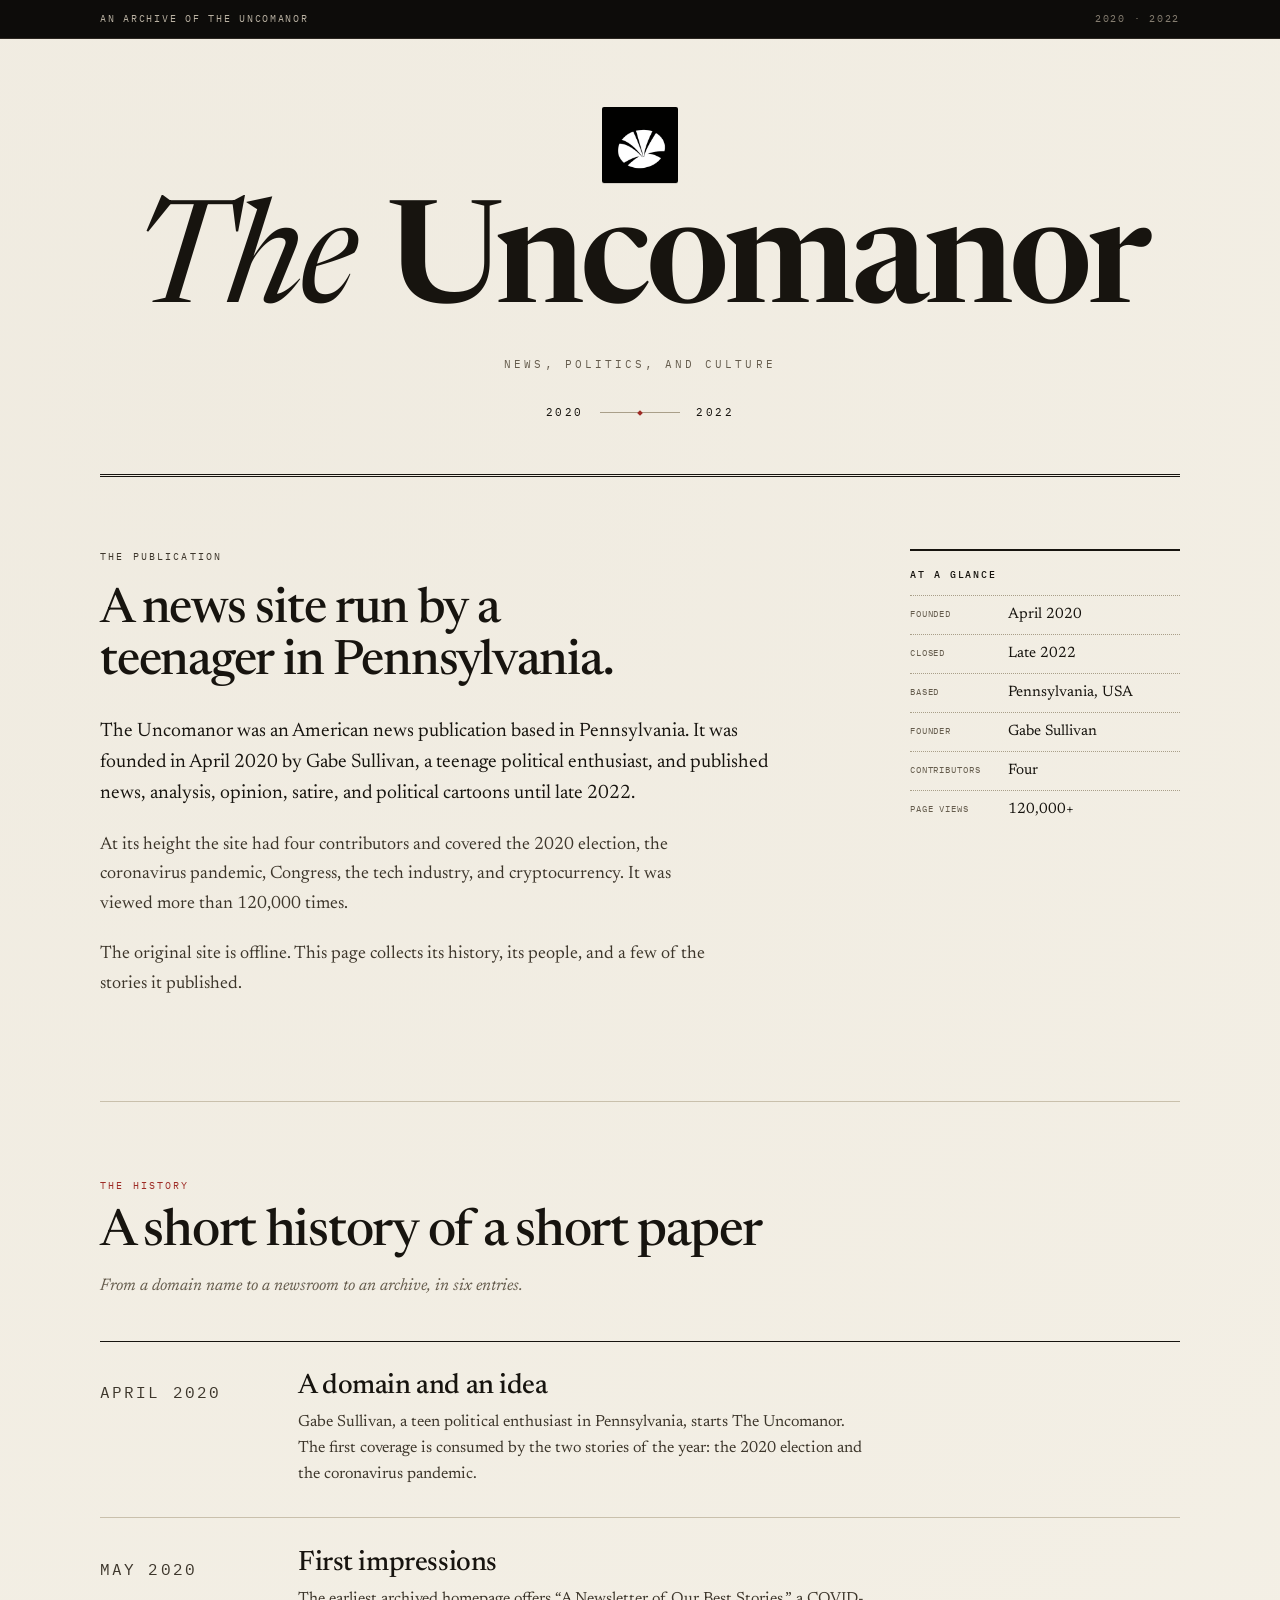
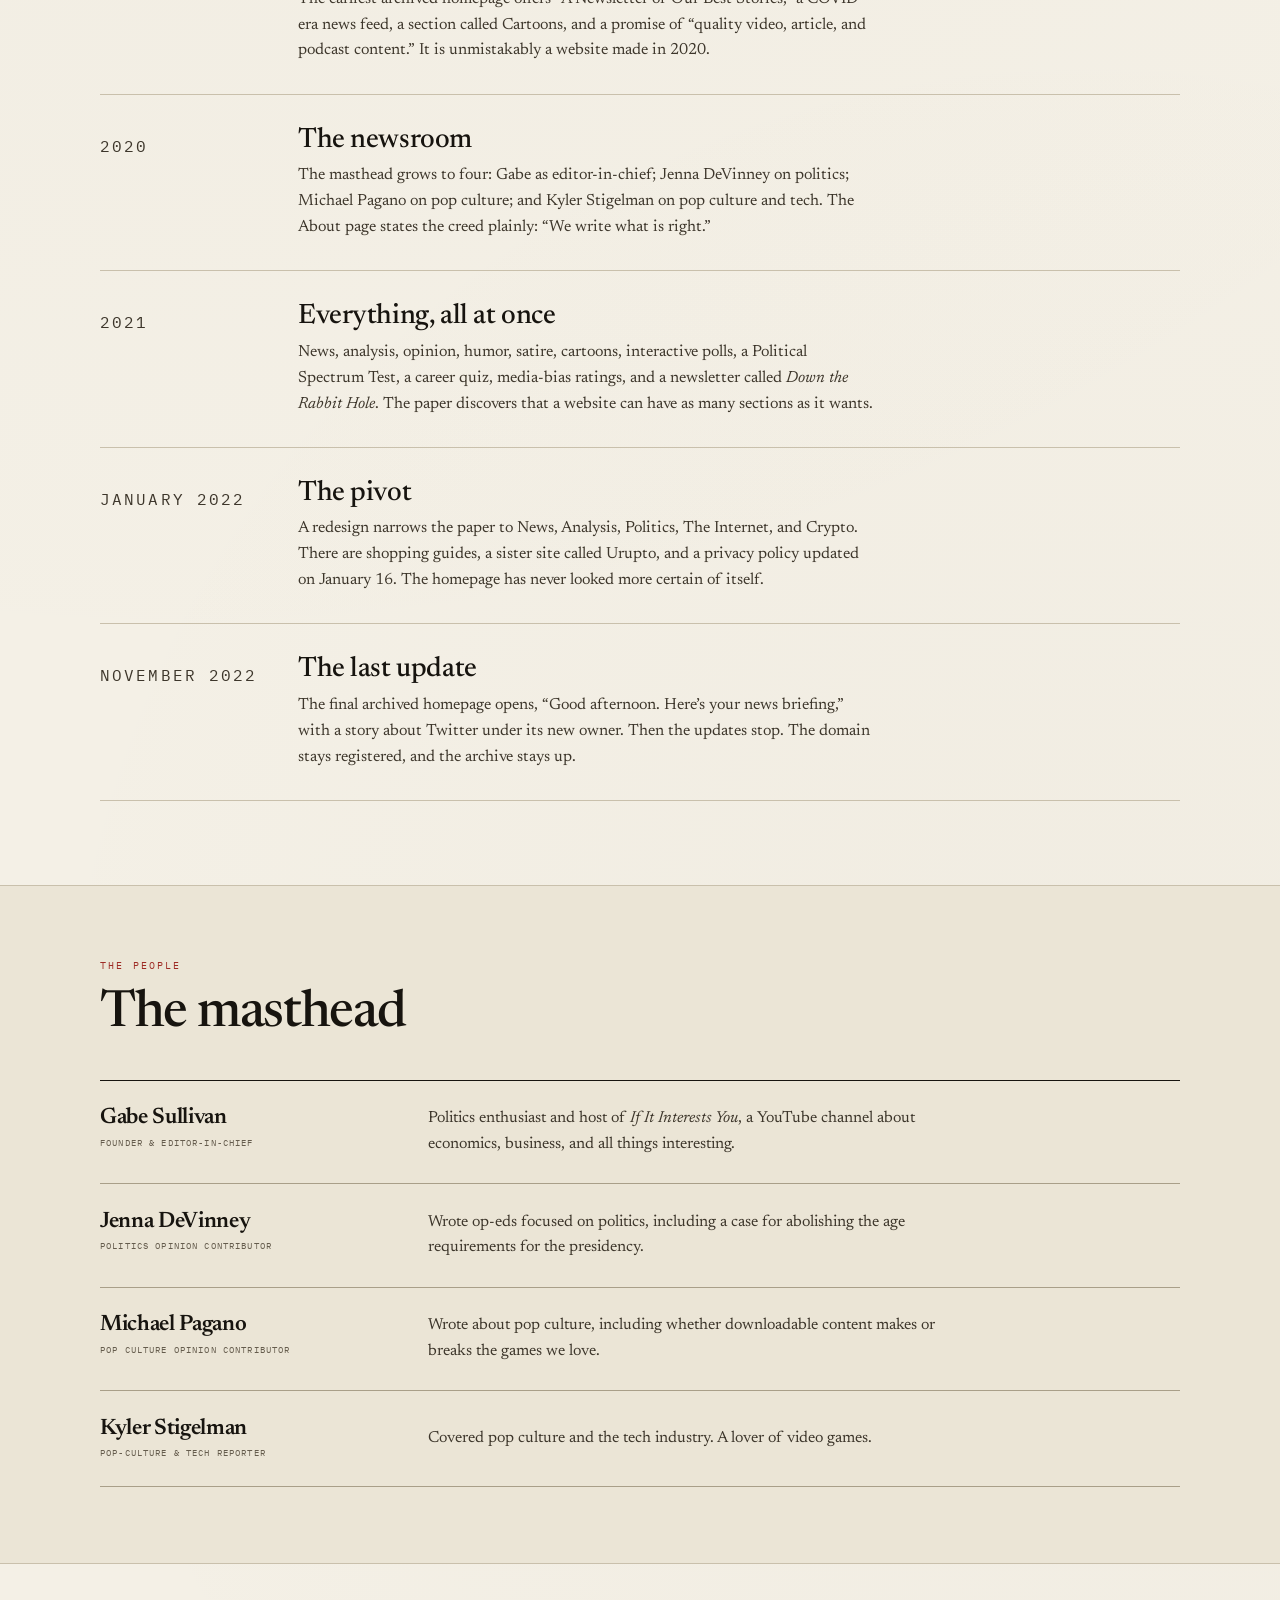
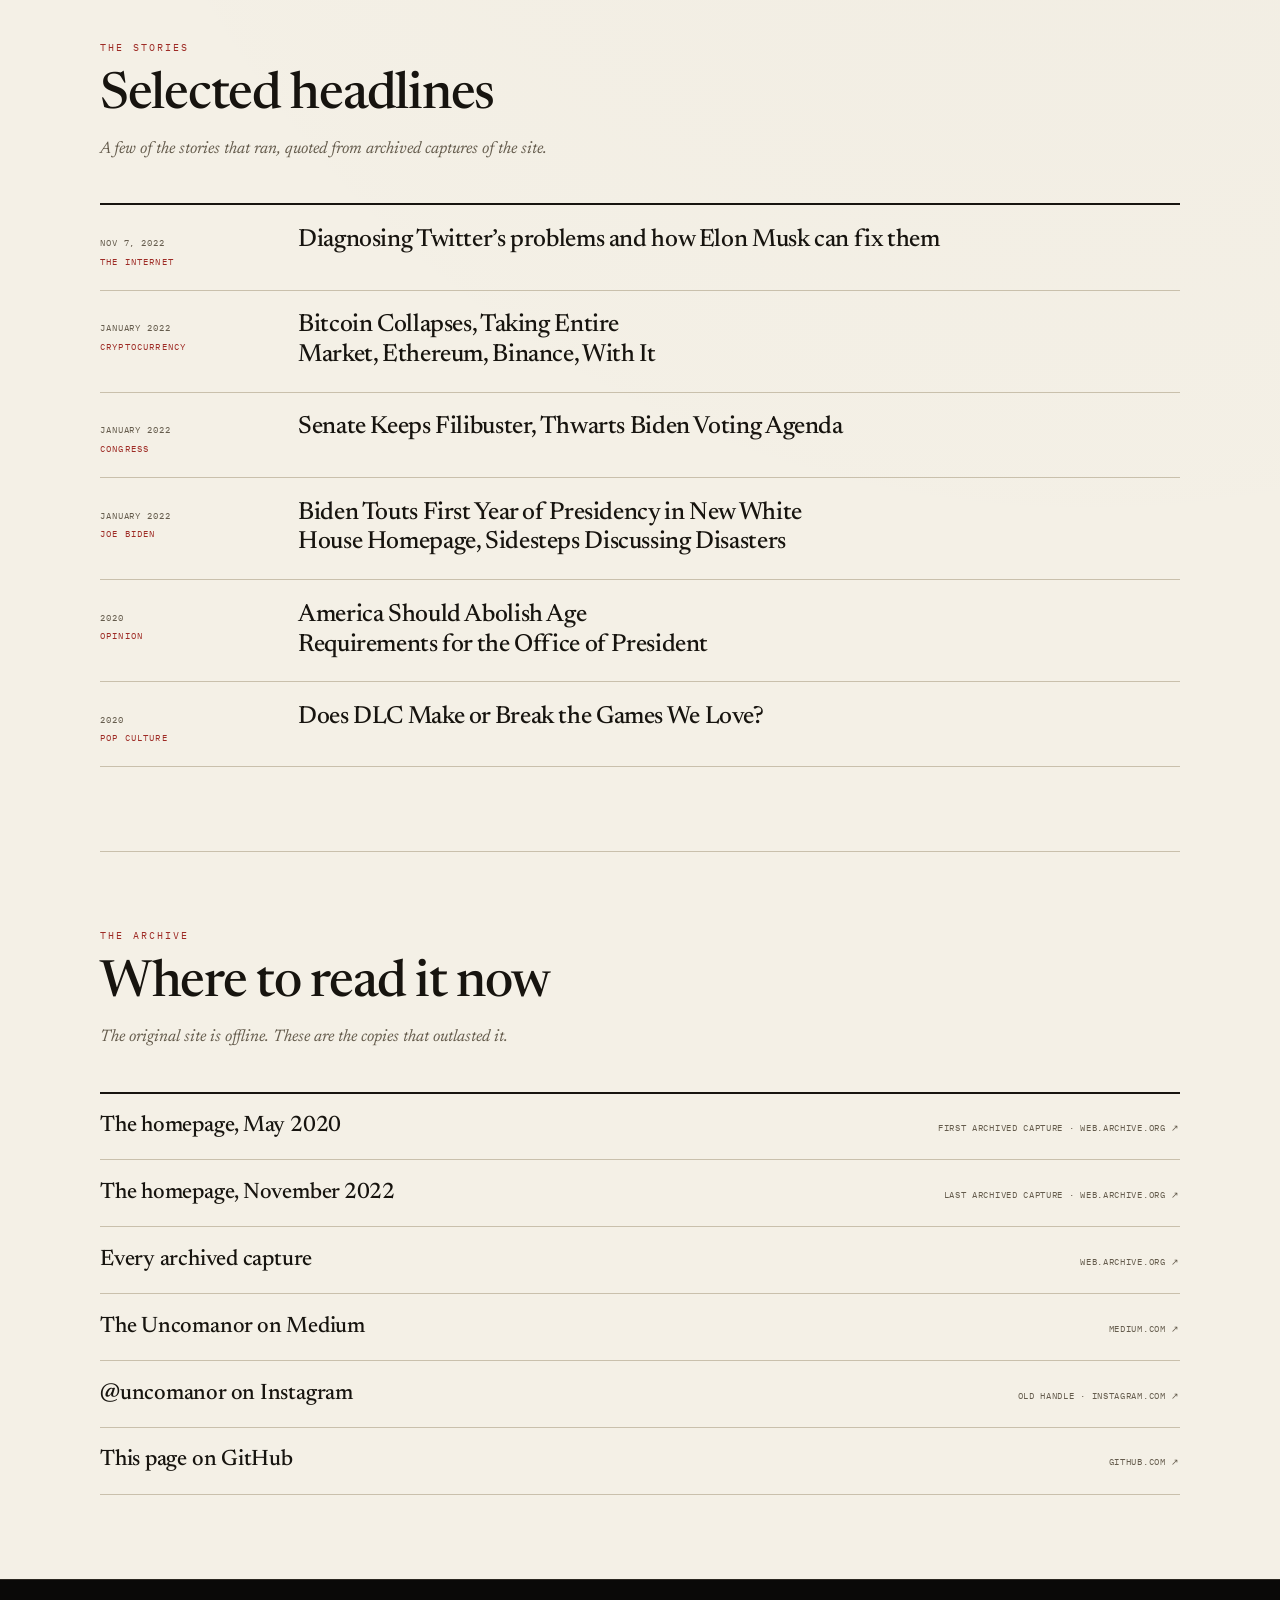
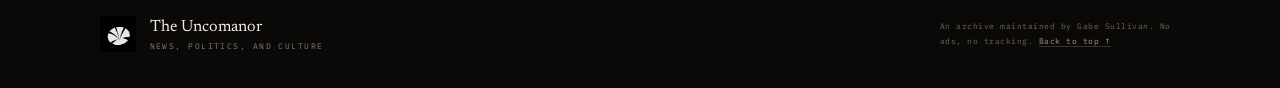
<file: index.html>
<!doctype html>
<html lang="en">
<head>
<meta charset="utf-8">
<meta name="viewport" content="width=device-width, initial-scale=1">
<title>The Uncomanor (2020–2022) — The Archive</title>
<meta name="description" content="A short history of The Uncomanor, an independent Pennsylvania news site founded in 2020 by a teenager and read more than 120,000 times before it closed in 2022.">
<link rel="canonical" href="https://uncomanor.com/">
<meta name="theme-color" content="#0d0c0a">
<meta name="author" content="Gabe Sullivan">

<meta property="og:type" content="website">
<meta property="og:site_name" content="The Uncomanor">
<meta property="og:title" content="The Uncomanor (2020–2022) — The Archive">
<meta property="og:description" content="News, politics, and culture. Founded 2020. Closed 2022. The archive remains.">
<meta property="og:url" content="https://uncomanor.com/">
<meta property="og:image" content="https://uncomanor.com/assets/uncomanor-mark.png">
<meta name="twitter:card" content="summary">
<meta name="twitter:title" content="The Uncomanor (2020–2022) — The Archive">
<meta name="twitter:description" content="A short history of a scrappy Pennsylvania news site, 2020–2022.">
<meta name="twitter:image" content="https://uncomanor.com/assets/uncomanor-mark.png">

<link rel="icon" href="assets/uncomanor-mark.png" type="image/png">
<link rel="apple-touch-icon" href="assets/uncomanor-mark.png">
<link rel="preload" href="assets/fonts/newsreader-latin.woff2" as="font" type="font/woff2" crossorigin>
<link rel="preload" href="assets/fonts/newsreader-italic-latin.woff2" as="font" type="font/woff2" crossorigin>
<link rel="stylesheet" href="style.css">

<script type="application/ld+json">
{
  "@context": "https://schema.org",
  "@type": "WebSite",
  "name": "The Uncomanor",
  "alternateName": "The Uncomanor — The Archive",
  "url": "https://uncomanor.com/",
  "description": "An archive and short history of The Uncomanor, an independent Pennsylvania news publication that operated from 2020 to 2022.",
  "foundingDate": "2020-04",
  "dissolutionDate": "2022-11",
  "founder": { "@type": "Person", "name": "Gabe Sullivan" }
}
</script>
</head>
<body>
<a class="skip-link" href="#main">Skip to content</a>

<header class="topbar">
  <div class="wrap topbar__inner">
    <p>An archive of The Uncomanor</p>
    <p class="topbar__dates">2020 <span aria-hidden="true">·</span> 2022</p>
  </div>
</header>

<main id="main">

  <!-- Masthead -->
  <section class="masthead wrap" aria-labelledby="site-title">
    <img class="masthead__mark" src="assets/uncomanor-mark.png" alt="" width="76" height="76">
    <h1 class="wordmark" id="site-title"><span class="wordmark__the">The</span> Uncomanor</h1>
    <p class="tagline">News, Politics, and Culture</p>
    <p class="lifespan"><span>2020</span><span class="lifespan__rule" aria-hidden="true"></span><span>2022</span></p>
  </section>

  <!-- The publication -->
  <section class="intro wrap" id="publication" aria-labelledby="intro-title">
    <div class="intro__body">
      <p class="section-no">The publication</p>
      <h2 id="intro-title">A news site run by a teenager in Pennsylvania.</h2>

      <p class="lede">The Uncomanor was an American news publication based in Pennsylvania. It was founded in April 2020 by Gabe Sullivan, a teenage political enthusiast, and published news, analysis, opinion, satire, and political cartoons until late 2022.</p>

      <p>At its height the site had four contributors and covered the 2020 election, the coronavirus pandemic, Congress, the tech industry, and cryptocurrency. It was viewed more than 120,000 times.</p>

      <p>The original site is offline. This page collects its history, its people, and a few of the stories it published.</p>
    </div>

    <aside class="facts" aria-labelledby="facts-title">
      <h2 class="facts__title" id="facts-title">At a glance</h2>
      <dl>
        <div><dt>Founded</dt><dd>April 2020</dd></div>
        <div><dt>Closed</dt><dd>Late 2022</dd></div>
        <div><dt>Based</dt><dd>Pennsylvania, USA</dd></div>
        <div><dt>Founder</dt><dd>Gabe Sullivan</dd></div>
        <div><dt>Contributors</dt><dd>Four</dd></div>
        <div><dt>Page views</dt><dd>120,000+</dd></div>
      </dl>
    </aside>
  </section>

  <!-- History -->
  <section class="history wrap" id="history" aria-labelledby="history-title">
    <header class="section-head">
      <p class="section-no">The history</p>
      <h2 id="history-title">A short history of a short paper</h2>
      <p class="section-dek">From a domain name to a newsroom to an archive, in six entries.</p>
    </header>

    <ol class="timeline">
      <li class="event">
        <p class="event__date">April 2020</p>
        <div class="event__body">
          <h3>A domain and an idea</h3>
          <p>Gabe Sullivan, a teen political enthusiast in Pennsylvania, starts The Uncomanor. The first coverage is consumed by the two stories of the year: the 2020 election and the coronavirus pandemic.</p>
        </div>
      </li>
      <li class="event">
        <p class="event__date">May 2020</p>
        <div class="event__body">
          <h3>First impressions</h3>
          <p>The earliest archived homepage offers “A Newsletter of Our Best Stories,” a COVID-era news feed, a section called Cartoons, and a promise of “quality video, article, and podcast content.” It is unmistakably a website made in 2020.</p>
        </div>
      </li>
      <li class="event">
        <p class="event__date">2020</p>
        <div class="event__body">
          <h3>The newsroom</h3>
          <p>The masthead grows to four: Gabe as editor-in-chief; Jenna DeVinney on politics; Michael Pagano on pop culture; and Kyler Stigelman on pop culture and tech. The About page states the creed plainly: “We write what is right.”</p>
        </div>
      </li>
      <li class="event">
        <p class="event__date">2021</p>
        <div class="event__body">
          <h3>Everything, all at once</h3>
          <p>News, analysis, opinion, humor, satire, cartoons, interactive polls, a Political Spectrum Test, a career quiz, media-bias ratings, and a newsletter called <em>Down the Rabbit Hole</em>. The paper discovers that a website can have as many sections as it wants.</p>
        </div>
      </li>
      <li class="event">
        <p class="event__date">January 2022</p>
        <div class="event__body">
          <h3>The pivot</h3>
          <p>A redesign narrows the paper to News, Analysis, Politics, The Internet, and Crypto. There are shopping guides, a sister site called Urupto, and a privacy policy updated on January 16. The homepage has never looked more certain of itself.</p>
        </div>
      </li>
      <li class="event">
        <p class="event__date">November 2022</p>
        <div class="event__body">
          <h3>The last update</h3>
          <p>The final archived homepage opens, “Good afternoon. Here’s your news briefing,” with a story about Twitter under its new owner. Then the updates stop. The domain stays registered, and the archive stays up.</p>
        </div>
      </li>
    </ol>
  </section>

  <!-- People -->
  <section class="people" id="people" aria-labelledby="people-title">
    <div class="wrap">
      <header class="section-head">
        <p class="section-no">The people</p>
        <h2 id="people-title">The masthead</h2>
      </header>

      <ul class="people__list">
        <li class="person">
          <div>
            <h3>Gabe Sullivan</h3>
            <p class="person__role">Founder &amp; Editor-in-Chief</p>
          </div>
          <p class="person__bio">Politics enthusiast and host of <em>If It Interests You</em>, a YouTube channel about economics, business, and all things interesting.</p>
        </li>
        <li class="person">
          <div>
            <h3>Jenna DeVinney</h3>
            <p class="person__role">Politics Opinion Contributor</p>
          </div>
          <p class="person__bio">Wrote op-eds focused on politics, including a case for abolishing the age requirements for the presidency.</p>
        </li>
        <li class="person">
          <div>
            <h3>Michael Pagano</h3>
            <p class="person__role">Pop Culture Opinion Contributor</p>
          </div>
          <p class="person__bio">Wrote about pop culture, including whether downloadable content makes or breaks the games we love.</p>
        </li>
        <li class="person">
          <div>
            <h3>Kyler Stigelman</h3>
            <p class="person__role">Pop-Culture &amp; Tech Reporter</p>
          </div>
          <p class="person__bio">Covered pop culture and the tech industry. A lover of video games.</p>
        </li>
      </ul>
    </div>
  </section>

  <!-- Headlines -->
  <section class="headlines wrap" id="headlines" aria-labelledby="headlines-title">
    <header class="section-head">
      <p class="section-no">The stories</p>
      <h2 id="headlines-title">Selected headlines</h2>
      <p class="section-dek">A few of the stories that ran, quoted from archived captures of the site.</p>
    </header>

    <ul class="headline-list">
      <li>
        <p class="headline-list__meta">Nov 7, 2022 <span>The Internet</span></p>
        <h3>Diagnosing Twitter’s problems and how Elon Musk can fix them</h3>
      </li>
      <li>
        <p class="headline-list__meta">January 2022 <span>Cryptocurrency</span></p>
        <h3>Bitcoin Collapses, Taking Entire Market, Ethereum, Binance, With It</h3>
      </li>
      <li>
        <p class="headline-list__meta">January 2022 <span>Congress</span></p>
        <h3>Senate Keeps Filibuster, Thwarts Biden Voting Agenda</h3>
      </li>
      <li>
        <p class="headline-list__meta">January 2022 <span>Joe Biden</span></p>
        <h3>Biden Touts First Year of Presidency in New White House Homepage, Sidesteps Discussing Disasters</h3>
      </li>
      <li>
        <p class="headline-list__meta">2020 <span>Opinion</span></p>
        <h3>America Should Abolish Age Requirements for the Office of President</h3>
      </li>
      <li>
        <p class="headline-list__meta">2020 <span>Pop Culture</span></p>
        <h3>Does DLC Make or Break the Games We Love?</h3>
      </li>
    </ul>
  </section>

  <!-- Archive -->
  <section class="archive wrap" id="archive" aria-labelledby="archive-title">
    <header class="section-head">
      <p class="section-no">The archive</p>
      <h2 id="archive-title">Where to read it now</h2>
      <p class="section-dek">The original site is offline. These are the copies that outlasted it.</p>
    </header>

    <ul class="archive-list">
      <li>
        <a href="https://web.archive.org/web/20200526025750/https://www.uncomanor.com/" target="_blank" rel="noopener">
          <span class="archive-list__title">The homepage, May 2020</span>
          <span class="archive-list__host">First archived capture · web.archive.org ↗</span>
        </a>
      </li>
      <li>
        <a href="https://web.archive.org/web/20221107203726/https://www.uncomanor.com/" target="_blank" rel="noopener">
          <span class="archive-list__title">The homepage, November 2022</span>
          <span class="archive-list__host">Last archived capture · web.archive.org ↗</span>
        </a>
      </li>
      <li>
        <a href="https://web.archive.org/web/*/uncomanor.com/*" target="_blank" rel="noopener">
          <span class="archive-list__title">Every archived capture</span>
          <span class="archive-list__host">web.archive.org ↗</span>
        </a>
      </li>
      <li>
        <a href="https://medium.com/the-uncomanor" target="_blank" rel="noopener">
          <span class="archive-list__title">The Uncomanor on Medium</span>
          <span class="archive-list__host">medium.com ↗</span>
        </a>
      </li>
      <li>
        <a href="https://www.instagram.com/uncomanor" target="_blank" rel="noopener">
          <span class="archive-list__title">@uncomanor on Instagram</span>
          <span class="archive-list__host">Old handle · instagram.com ↗</span>
        </a>
      </li>
      <li>
        <a href="https://github.com/gabecodez/uncomanor" target="_blank" rel="noopener">
          <span class="archive-list__title">This page on GitHub</span>
          <span class="archive-list__host">github.com ↗</span>
        </a>
      </li>
    </ul>
  </section>
</main>

<footer class="footer">
  <div class="wrap footer__inner">
    <div class="footer__brand">
      <img src="assets/uncomanor-mark.png" alt="" width="36" height="36">
      <p>The Uncomanor<br><span>News, Politics, and Culture</span></p>
    </div>
    <p class="footer__note">An archive maintained by Gabe Sullivan. No ads, no tracking. <a href="#main">Back to top ↑</a></p>
  </div>
</footer>
</body>
</html>
</file>
<file: style.css>
/* =========================================================
   The Uncomanor — an archive
   Plain HTML and CSS. No build step, no tracking.
   ========================================================= */

@font-face {
  font-family: "Newsreader";
  src: url("assets/fonts/newsreader-latin.woff2") format("woff2");
  font-weight: 200 800;
  font-style: normal;
  font-display: swap;
}
@font-face {
  font-family: "Newsreader";
  src: url("assets/fonts/newsreader-italic-latin.woff2") format("woff2");
  font-weight: 200 800;
  font-style: italic;
  font-display: swap;
}
@font-face {
  font-family: "Plex Mono";
  src: url("assets/fonts/plexmono-regular-latin.woff2") format("woff2");
  font-weight: 400;
  font-style: normal;
  font-display: swap;
}
@font-face {
  font-family: "Plex Mono";
  src: url("assets/fonts/plexmono-medium-latin.woff2") format("woff2");
  font-weight: 500;
  font-style: normal;
  font-display: swap;
}

:root {
  --paper: #f4f0e6;
  --paper-deep: #ebe5d6;
  --ink: #17140f;
  --ink-soft: #3d362b;
  --muted: #655c4d;
  --rule: #c9c0ac;
  --rule-dark: #a99f89;
  --red: #9e2b25;
  --black: #0d0c0a;
  --cream: #f4f0e6;
  --serif: "Newsreader", "Iowan Old Style", "Palatino Linotype", Palatino, Georgia, serif;
  --mono: "Plex Mono", ui-monospace, "SFMono-Regular", Menlo, Consolas, monospace;
  --wrap: 1080px;
}

*,
*::before,
*::after {
  box-sizing: border-box;
}

html {
  scroll-behavior: smooth;
  scroll-padding-top: 1.5rem;
  -webkit-text-size-adjust: 100%;
}

body {
  margin: 0;
  background-color: var(--paper);
  background-image:
    radial-gradient(circle at 15% 8%, rgba(120, 100, 70, 0.035), transparent 42%),
    radial-gradient(circle at 85% 55%, rgba(120, 100, 70, 0.028), transparent 38%);
  color: var(--ink);
  font-family: var(--serif);
  font-size: 1.125rem;
  line-height: 1.65;
  font-optical-sizing: auto;
  text-rendering: optimizeLegibility;
  -webkit-font-smoothing: antialiased;
}

::selection {
  background: var(--red);
  color: var(--cream);
}

img {
  max-width: 100%;
  height: auto;
  display: block;
}

a {
  color: inherit;
  text-decoration-thickness: 1px;
  text-underline-offset: 0.18em;
}

h1, h2, h3, p, dl, dd {
  margin: 0;
}

.wrap {
  width: min(var(--wrap), calc(100% - 3rem));
  margin-inline: auto;
}

.skip-link {
  position: absolute;
  left: 1rem;
  top: -100%;
  z-index: 100;
  background: var(--ink);
  color: var(--cream);
  padding: 0.75rem 1rem;
  font-family: var(--mono);
  font-size: 0.7rem;
  letter-spacing: 0.1em;
  text-transform: uppercase;
  text-decoration: none;
}
.skip-link:focus {
  top: 1rem;
}

:focus-visible {
  outline: 2px solid var(--red);
  outline-offset: 3px;
}
.topbar :focus-visible,
.people :focus-visible,
.footer :focus-visible {
  outline-color: #d9a45c;
}

/* ---------- Top bar ---------- */

.topbar {
  background: var(--black);
  color: #b9b1a2;
  border-bottom: 1px solid #2b2721;
}
.topbar__inner {
  display: flex;
  justify-content: space-between;
  gap: 1rem;
  padding: 0.7rem 0;
  font-family: var(--mono);
  font-size: 0.6rem;
  letter-spacing: 0.18em;
  text-transform: uppercase;
}
.topbar__dates {
  color: #857d70;
  white-space: nowrap;
}

/* ---------- Masthead ---------- */

.masthead {
  text-align: center;
  padding: 4.25rem 0 3.25rem;
  border-bottom: 3px double var(--ink);
}

.masthead__mark {
  margin: 0 auto 1.25rem;
  width: 76px;
  height: 76px;
  border-radius: 2px;
  box-shadow: 0 1px 0 rgba(0, 0, 0, 0.12);
}

.wordmark {
  font-size: clamp(2.75rem, 11.2vw, 8.9rem);
  line-height: 0.92;
  font-weight: 600;
  letter-spacing: -0.035em;
  margin: 0.25rem 0 1.35rem;
  text-wrap: balance;
}
.wordmark__the {
  font-style: italic;
  font-weight: 400;
  letter-spacing: -0.02em;
  margin-right: 0.04em;
}

.tagline {
  font-family: var(--mono);
  font-size: 0.68rem;
  letter-spacing: 0.28em;
  text-transform: uppercase;
  color: var(--muted);
}

.lifespan {
  display: flex;
  align-items: center;
  justify-content: center;
  gap: 1rem;
  margin-top: 1.9rem;
  font-family: var(--mono);
  font-size: 0.66rem;
  letter-spacing: 0.24em;
  color: var(--ink);
}
.lifespan__rule {
  display: block;
  width: clamp(2.5rem, 8vw, 5rem);
  height: 1px;
  background: var(--rule-dark);
  position: relative;
}
.lifespan__rule::after {
  content: "";
  position: absolute;
  left: 50%;
  top: 50%;
  width: 4px;
  height: 4px;
  background: var(--red);
  transform: translate(-50%, -50%) rotate(45deg);
}

/* ---------- Shared section furniture ---------- */

.section-no {
  font-family: var(--mono);
  font-size: 0.61rem;
  letter-spacing: 0.22em;
  text-transform: uppercase;
  color: var(--red);
}

.section-head {
  margin-bottom: 2.5rem;
}
.section-head h2 {
  font-size: clamp(2.1rem, 4.2vw, 3.2rem);
  line-height: 1.02;
  font-weight: 500;
  letter-spacing: -0.025em;
  margin: 0.85rem 0 0.85rem;
  text-wrap: balance;
}
.section-dek {
  font-size: 1.05rem;
  font-style: italic;
  color: var(--muted);
  max-width: 52ch;
}

/* ---------- Introduction ---------- */

.intro {
  display: grid;
  grid-template-columns: minmax(0, 1fr) 270px;
  gap: clamp(2.5rem, 5vw, 4.5rem);
  padding: 4.5rem 0 5rem;
}

.intro__body h2 {
  font-size: clamp(2rem, 3.8vw, 3.05rem);
  line-height: 1.06;
  font-weight: 500;
  letter-spacing: -0.025em;
  margin: 1rem 0 1.8rem;
  max-width: 18ch;
  text-wrap: balance;
}

.intro__body > p {
  margin-bottom: 1.3rem;
  color: var(--ink-soft);
  max-width: 62ch;
}

.intro__body .lede {
  font-size: 1.22rem;
  line-height: 1.58;
  color: var(--ink);
}

.facts {
  align-self: start;
  border-top: 2px solid var(--ink);
  padding-top: 1rem;
}

.facts__title {
  font-family: var(--mono);
  font-size: 0.6rem;
  font-weight: 500;
  letter-spacing: 0.2em;
  text-transform: uppercase;
  padding-bottom: 0.8rem;
}

.facts dl > div {
  display: grid;
  grid-template-columns: 90px 1fr;
  gap: 0.5rem;
  padding: 0.55rem 0;
  border-top: 1px dotted var(--rule-dark);
}
.facts dt {
  font-family: var(--mono);
  font-size: 0.54rem;
  letter-spacing: 0.1em;
  text-transform: uppercase;
  color: var(--muted);
  padding-top: 0.26em;
}
.facts dd {
  font-size: 0.94rem;
  line-height: 1.35;
}

/* ---------- History ---------- */

.history {
  padding: 4.75rem 0 5.25rem;
  border-top: 1px solid var(--rule);
}

.timeline {
  list-style: none;
  margin: 0;
  padding: 0;
  border-top: 1px solid var(--ink);
}

.event {
  display: grid;
  grid-template-columns: 150px minmax(0, 1fr);
  gap: clamp(1.5rem, 4vw, 3rem);
  padding: 1.85rem 0;
  border-bottom: 1px solid var(--rule);
}

.event__date {
  font-family: var(--mono);
  font-size: 0.61rem;
  letter-spacing: 0.13em;
  text-transform: uppercase;
  color: var(--red);
  padding-top: 0.5rem;
  white-space: nowrap;
}

.event h3 {
  font-size: clamp(1.4rem, 2.3vw, 1.75rem);
  line-height: 1.1;
  font-weight: 500;
  letter-spacing: -0.015em;
  margin-bottom: 0.5rem;
}

.event p {
  color: var(--ink-soft);
  font-size: 1.01rem;
  line-height: 1.6;
  max-width: 64ch;
}

/* ---------- People ---------- */

.people {
  background: var(--paper-deep);
  border-top: 1px solid var(--rule);
  border-bottom: 1px solid var(--rule);
  padding: 4.5rem 0 4.75rem;
}

.people__list {
  list-style: none;
  margin: 0;
  padding: 0;
  border-top: 1px solid var(--ink);
}

.person {
  display: grid;
  grid-template-columns: 280px minmax(0, 1fr);
  gap: clamp(1.5rem, 4vw, 3rem);
  padding: 1.6rem 0;
  border-bottom: 1px solid var(--rule-dark);
}

.person h3 {
  font-size: 1.4rem;
  line-height: 1.1;
  font-weight: 600;
  letter-spacing: -0.015em;
  margin-bottom: 0.3rem;
}

.person__role {
  font-family: var(--mono);
  font-size: 0.55rem;
  letter-spacing: 0.13em;
  text-transform: uppercase;
  color: var(--muted);
}

.person__bio {
  color: var(--ink-soft);
  font-size: 1rem;
  line-height: 1.6;
  max-width: 58ch;
  align-self: center;
}

/* ---------- Headlines ---------- */

.headlines {
  padding: 4.75rem 0 5.25rem;
}

.headline-list {
  list-style: none;
  margin: 0;
  padding: 0;
  border-top: 2px solid var(--ink);
}

.headline-list li {
  display: grid;
  grid-template-columns: 150px minmax(0, 1fr);
  gap: clamp(1.25rem, 4vw, 3rem);
  align-items: baseline;
  padding: 1.3rem 0;
  border-bottom: 1px solid var(--rule);
}

.headline-list__meta {
  font-family: var(--mono);
  font-size: 0.56rem;
  letter-spacing: 0.1em;
  text-transform: uppercase;
  color: var(--muted);
  line-height: 1.7;
}
.headline-list__meta span {
  display: block;
  color: var(--red);
  letter-spacing: 0.13em;
  margin-top: 0.2rem;
}

.headline-list h3 {
  font-size: clamp(1.25rem, 2.1vw, 1.55rem);
  line-height: 1.2;
  font-weight: 500;
  letter-spacing: -0.015em;
  max-width: 46ch;
  text-wrap: balance;
}

/* ---------- Archive ---------- */

.archive {
  padding: 4.75rem 0 5.25rem;
  border-top: 1px solid var(--rule);
}

.archive-list {
  list-style: none;
  margin: 0;
  padding: 0;
  border-top: 2px solid var(--ink);
}

.archive-list a {
  display: flex;
  align-items: baseline;
  justify-content: space-between;
  gap: 1.5rem;
  padding: 1.15rem 0;
  border-bottom: 1px solid var(--rule);
  text-decoration: none;
  transition: color 0.15s ease;
}
.archive-list a:hover {
  color: var(--red);
}
.archive-list a:hover .archive-list__title {
  text-decoration: underline;
}

.archive-list__title {
  font-size: clamp(1.15rem, 2vw, 1.4rem);
  line-height: 1.3;
  font-weight: 500;
  letter-spacing: -0.01em;
  text-decoration-thickness: 1px;
  text-underline-offset: 0.16em;
}

.archive-list__host {
  flex-shrink: 0;
  font-family: var(--mono);
  font-size: 0.54rem;
  letter-spacing: 0.08em;
  text-transform: uppercase;
  color: var(--muted);
}

/* ---------- Footer ---------- */

.footer {
  background: #0a0908;
  color: #9c9486;
  border-top: 1px solid #2b2721;
  padding: 2.25rem 0;
}

.footer__inner {
  display: flex;
  align-items: center;
  justify-content: space-between;
  gap: 1.5rem 2rem;
  flex-wrap: wrap;
}

.footer__brand {
  display: flex;
  align-items: center;
  gap: 0.85rem;
}
.footer__brand img {
  width: 36px;
  height: 36px;
  border-radius: 1px;
  opacity: 0.9;
}
.footer__brand p {
  font-size: 1.02rem;
  line-height: 1.25;
  color: var(--cream);
}
.footer__brand span {
  display: block;
  margin-top: 0.25rem;
  font-family: var(--mono);
  font-size: 0.5rem;
  letter-spacing: 0.18em;
  text-transform: uppercase;
  color: #857d70;
}

.footer__note {
  font-family: var(--mono);
  font-size: 0.52rem;
  line-height: 1.8;
  letter-spacing: 0.06em;
  color: #6f675b;
  max-width: 48ch;
}
.footer__note a {
  color: #a59c8d;
  text-decoration: none;
  border-bottom: 1px solid #3a342c;
  white-space: nowrap;
}
.footer__note a:hover {
  color: var(--cream);
}

/* ---------- Responsive ---------- */

@media (max-width: 850px) {
  .intro {
    grid-template-columns: 1fr;
    gap: 2.5rem;
    padding: 3.75rem 0 4rem;
  }
  .facts {
    max-width: 420px;
  }
  .person {
    grid-template-columns: 220px minmax(0, 1fr);
  }
}

@media (max-width: 700px) {
  body {
    font-size: 1.06rem;
  }
  .wrap {
    width: calc(100% - 2.25rem);
  }
  .topbar__inner {
    flex-direction: column;
    gap: 0.2rem;
    align-items: flex-start;
  }
  .masthead {
    padding: 3.25rem 0 2.5rem;
  }
  .masthead__mark {
    width: 62px;
    height: 62px;
  }
  .wordmark {
    letter-spacing: -0.04em;
  }
  .history,
  .headlines,
  .archive {
    padding: 3.5rem 0 3.9rem;
  }
  .people {
    padding: 3.5rem 0 3.9rem;
  }
  .event,
  .headline-list li {
    grid-template-columns: 1fr;
    gap: 0.55rem;
  }
  .event__date {
    padding-top: 0;
  }
  .person {
    grid-template-columns: 1fr;
    gap: 0.5rem;
    padding: 1.35rem 0;
  }
  .archive-list a {
    flex-direction: column;
    gap: 0.35rem;
    padding: 1.05rem 0;
  }
  .footer__inner {
    flex-direction: column;
    align-items: flex-start;
  }
}

@media (max-width: 430px) {
  .intro__body h2 {
    font-size: 1.95rem;
  }
  .intro__body .lede {
    font-size: 1.14rem;
  }
}

@media (prefers-reduced-motion: reduce) {
  html {
    scroll-behavior: auto;
  }
  *,
  *::before,
  *::after {
    transition-duration: 0.001ms !important;
  }
}

@media print {
  body {
    background: #fff;
    color: #000;
    font-size: 11pt;
  }
  .topbar,
  .footer {
    display: none;
  }
  .masthead {
    padding: 1rem 0;
  }
  .people {
    background: #fff;
  }
  a {
    text-decoration: none;
  }
}
</file>
